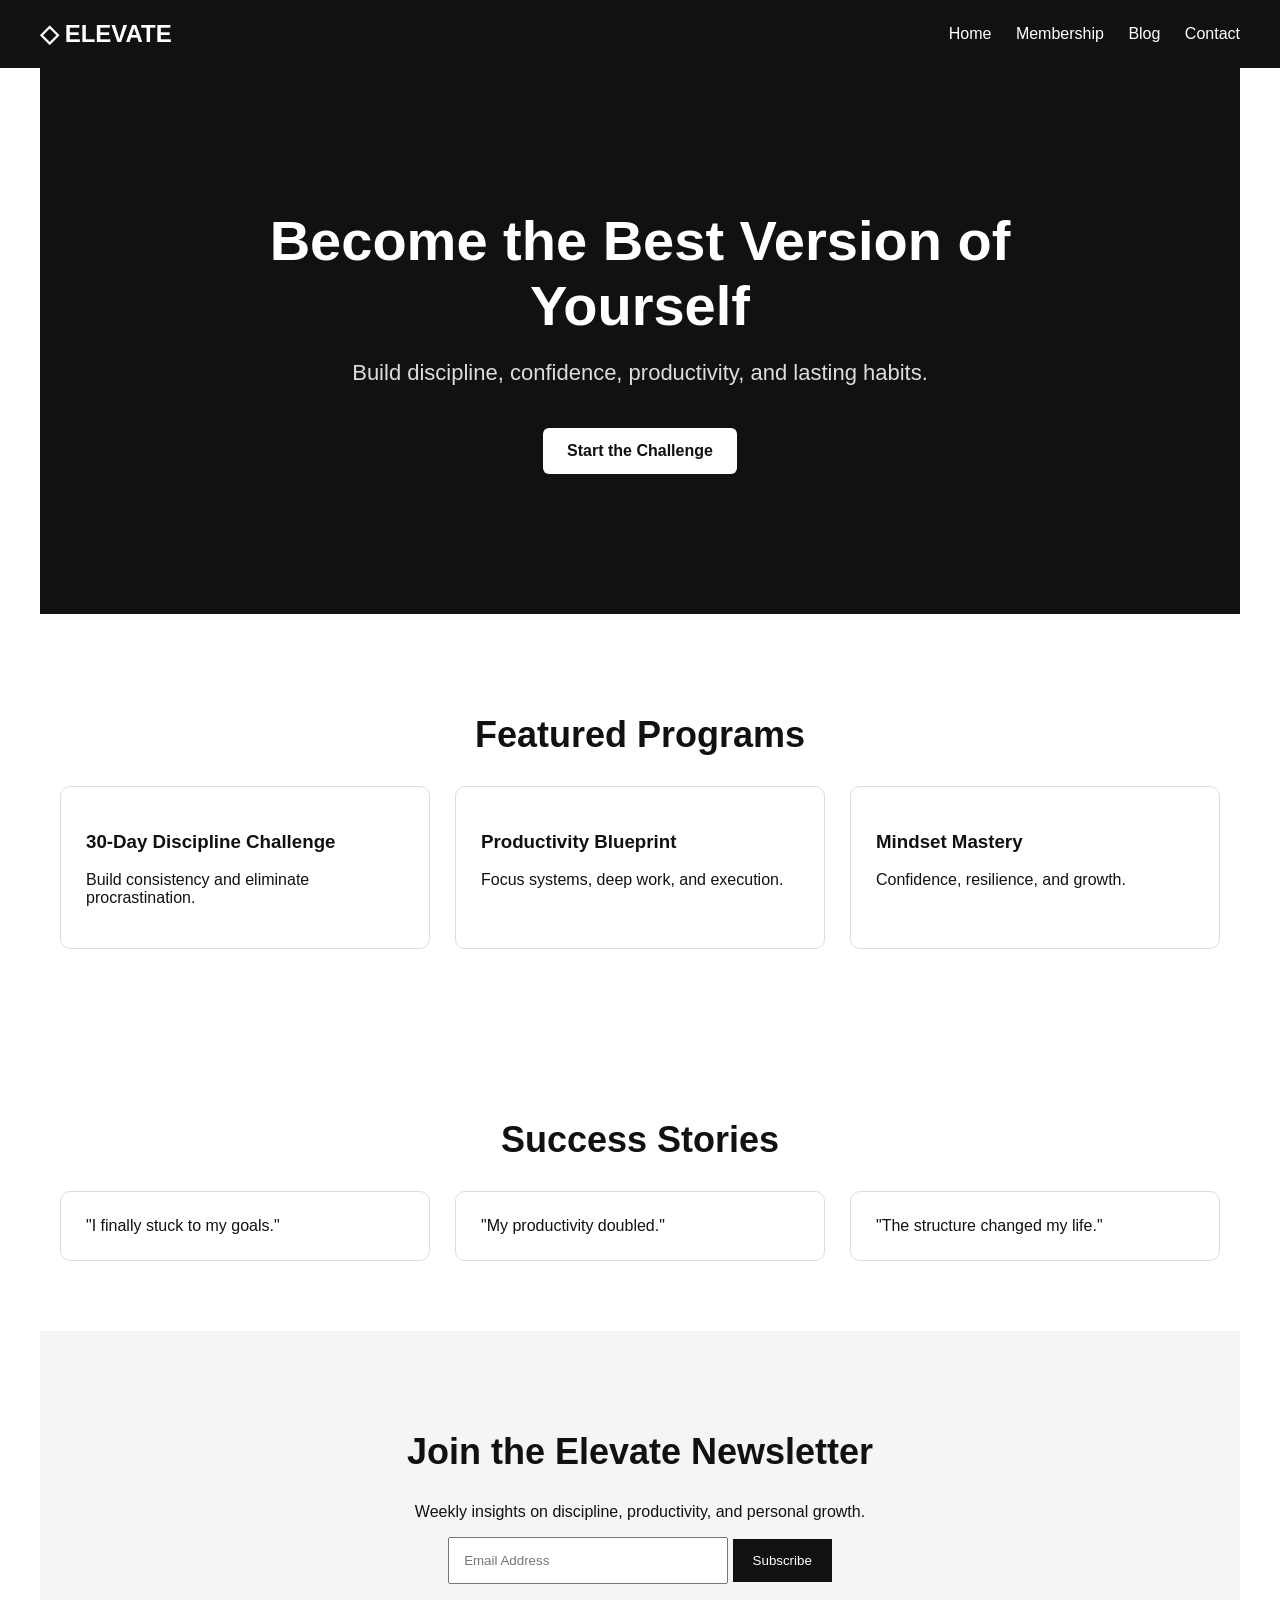
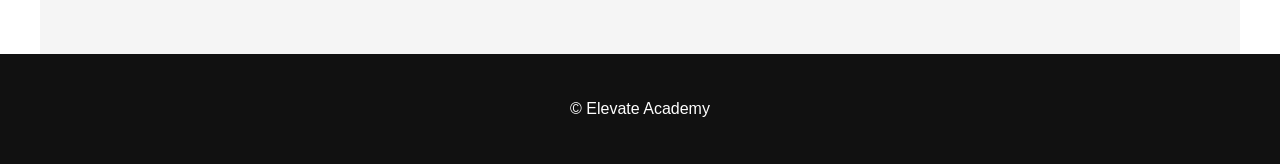
<file: index.html>
<!DOCTYPE html>
<html lang="en">
<head>
<meta charset="UTF-8">
<meta name="viewport" content="width=device-width, initial-scale=1.0">
<title>Elevate Academy</title>
<link rel="stylesheet" href="./style.css?v=5">
</head>
<body>
<nav>
<div class="logo">◇ ELEVATE</div>
<div>
<a href="#">Home</a>
<a href="https://elevate-academy-web.github.io/Elevate-Academy/membership.html">Membership</a>
<a href="#">Blog</a>
<a href="#">Contact</a>
</div>
</nav>

<section class="hero">
<h1>Become the Best Version of Yourself</h1>
<p>Build discipline, confidence, productivity, and lasting habits.</p>
<a class="btn" href="https://elevate-academy-web.github.io/Elevate-Academy/membership.html">Start the Challenge</a>
</section>

<section class="programs">
<h2>Featured Programs</h2>
<div class="grid">
<div class="card">
<h3>30-Day Discipline Challenge</h3>
<p>Build consistency and eliminate procrastination.</p>
</div>
<div class="card">
<h3>Productivity Blueprint</h3>
<p>Focus systems, deep work, and execution.</p>
</div>
<div class="card">
<h3>Mindset Mastery</h3>
<p>Confidence, resilience, and growth.</p>
</div>
</div>
</section>

<section>
<h2>Success Stories</h2>
<div class="grid">
<div class="card">"I finally stuck to my goals."</div>
<div class="card">"My productivity doubled."</div>
<div class="card">"The structure changed my life."</div>
</div>
</section>

<section class="newsletter">
<h2>Join the Elevate Newsletter</h2>
<p>Weekly insights on discipline, productivity, and personal growth.</p>
<input placeholder="Email Address">
<button>Subscribe</button>
</section>

<footer>
<p>© Elevate Academy</p>
</footer>

</body>
</html>
</file>
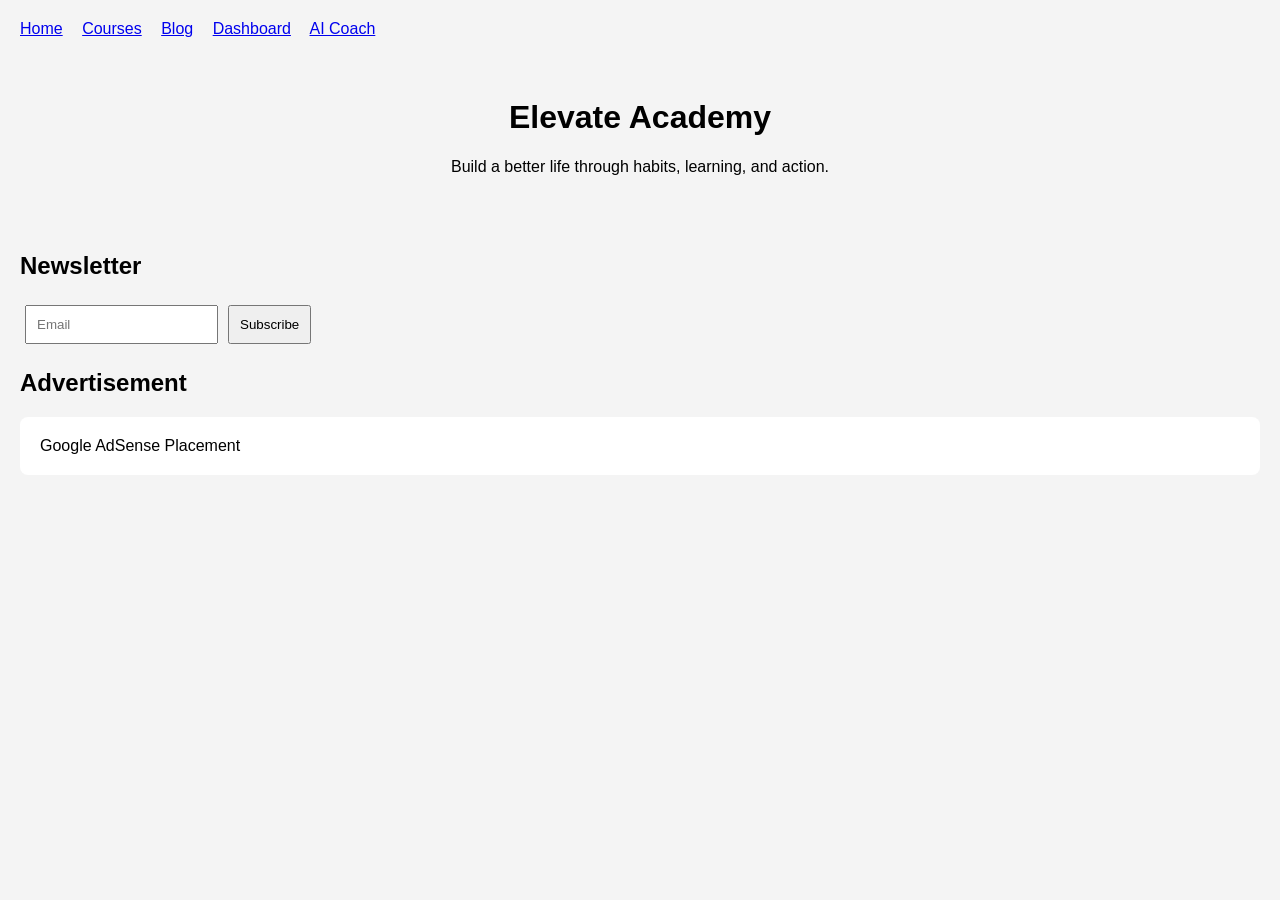
<file: elevate_v3_business_template/index.html>
<!DOCTYPE html><html><head><title>Elevate Academy</title><link rel='stylesheet' href='style.css'></head>
<body><nav><a href='index.html'>Home</a> <a href='courses.html'>Courses</a> <a href='blog.html'>Blog</a> <a href='dashboard.html'>Dashboard</a> <a href='ai-coach.html'>AI Coach</a></nav>
<header><h1>Elevate Academy</h1><p>Build a better life through habits, learning, and action.</p></header>
<section><h2>Newsletter</h2><input placeholder='Email'><button>Subscribe</button></section>
<section><h2>Advertisement</h2><div class='box'>Google AdSense Placement</div></section>
</body></html>
</file>
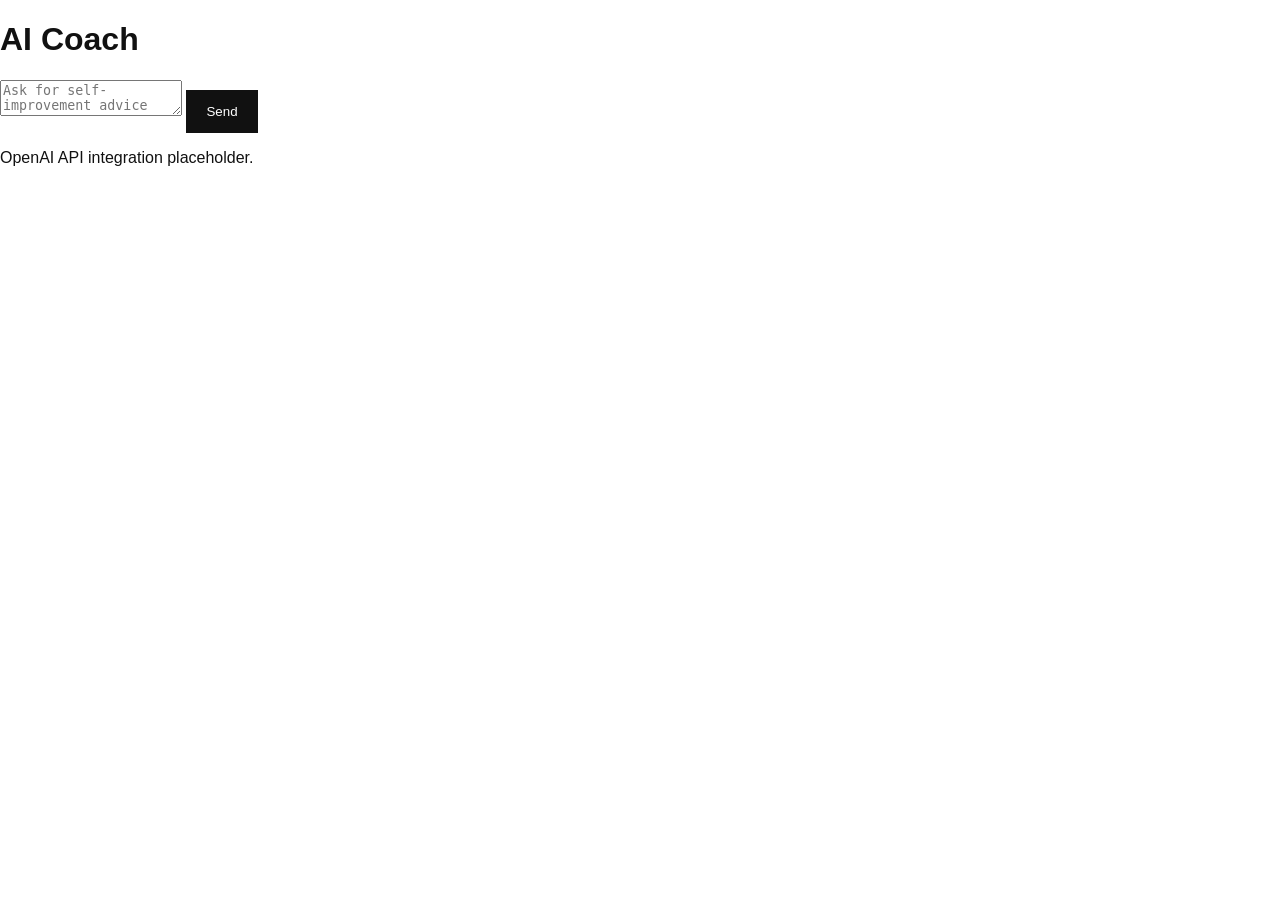
<file: ai-coach.html>
<!DOCTYPE html><html><head><title>AI Coach</title><link rel='stylesheet' href='style.css'></head>
<body><h1>AI Coach</h1>
<textarea placeholder='Ask for self-improvement advice'></textarea>
<button>Send</button>
<p>OpenAI API integration placeholder.</p>
</body></html>
</file>
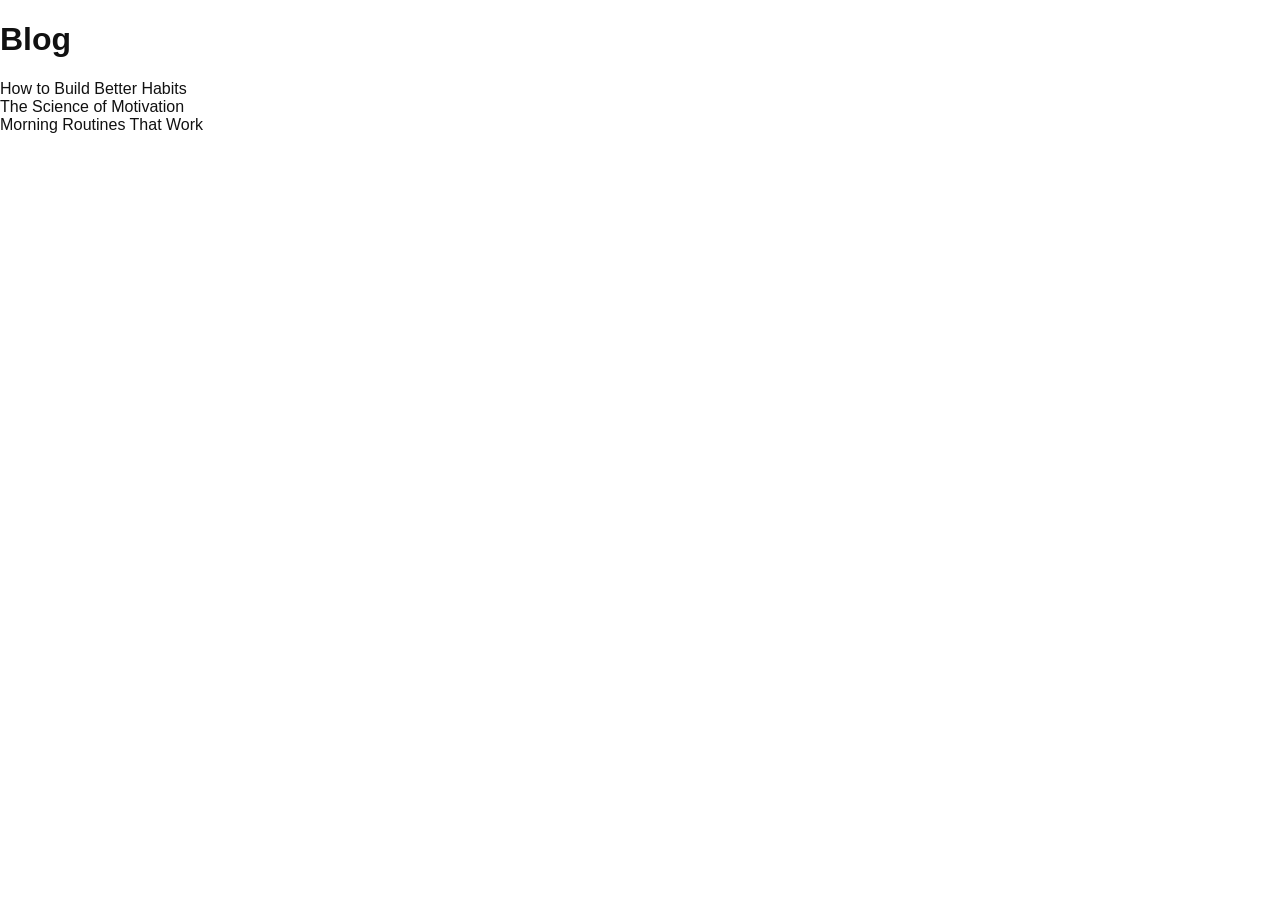
<file: blog.html>
<!DOCTYPE html><html><head><title>Blog</title><link rel='stylesheet' href='style.css'></head>
<body><h1>Blog</h1>
<div class='box'>How to Build Better Habits</div>
<div class='box'>The Science of Motivation</div>
<div class='box'>Morning Routines That Work</div>
</body></html>
</file>
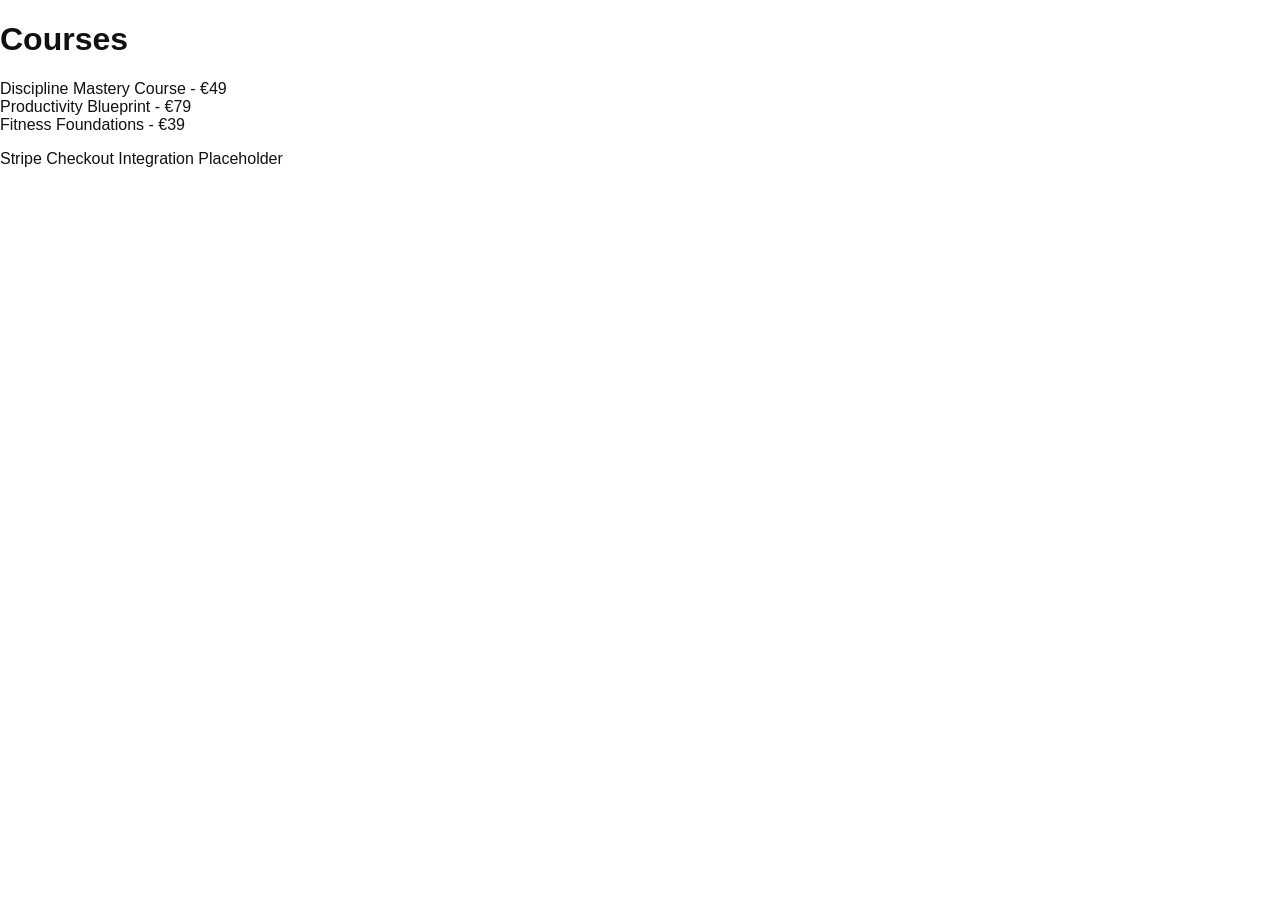
<file: courses.html>
<!DOCTYPE html><html><head><title>Courses</title><link rel='stylesheet' href='style.css'></head>
<body><h1>Courses</h1>
<div class='box'>Discipline Mastery Course - €49</div>
<div class='box'>Productivity Blueprint - €79</div>
<div class='box'>Fitness Foundations - €39</div>
<p>Stripe Checkout Integration Placeholder</p>
</body></html>
</file>
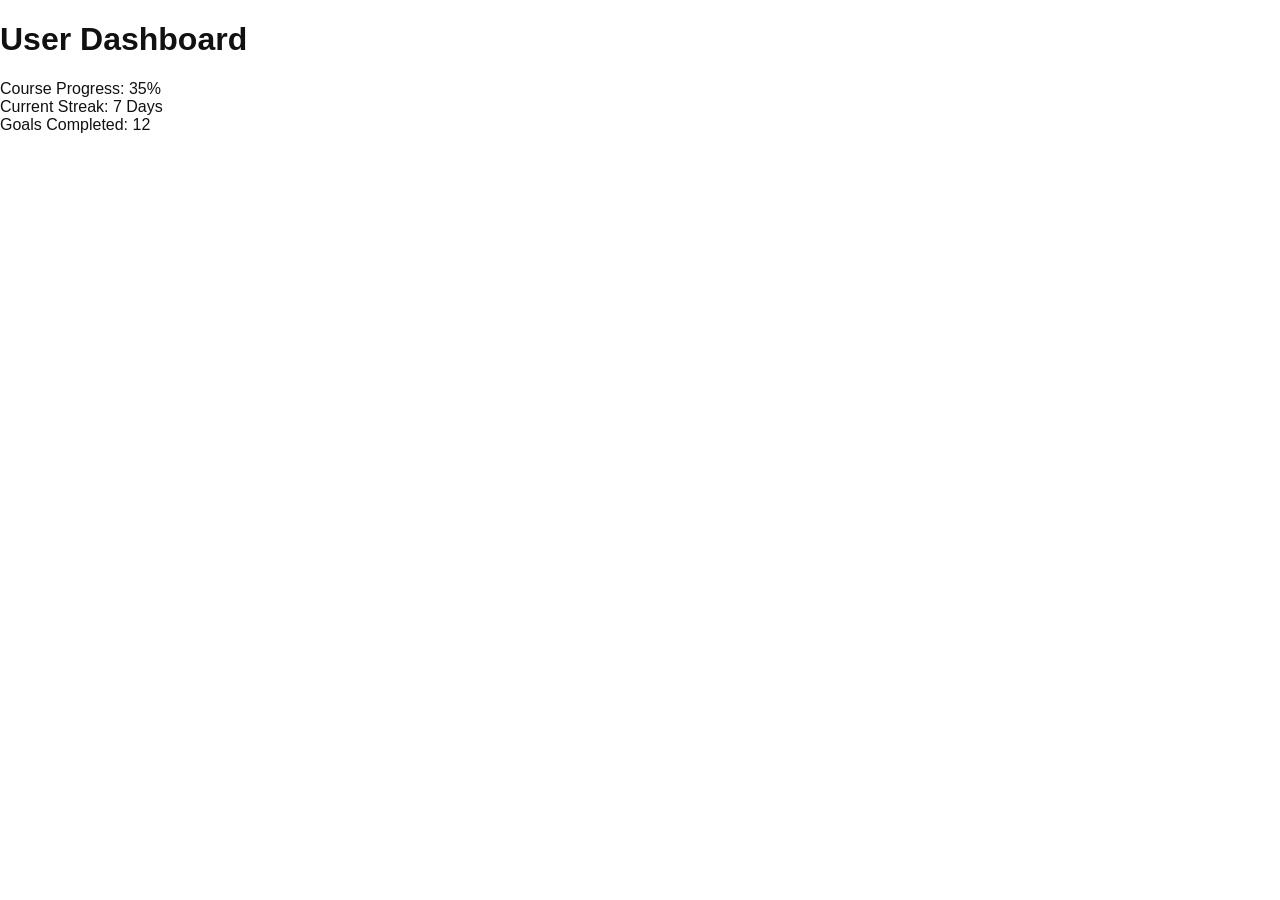
<file: dashboard.html>
<!DOCTYPE html><html><head><title>Dashboard</title><link rel='stylesheet' href='style.css'></head>
<body><h1>User Dashboard</h1>
<div class='box'>Course Progress: 35%</div>
<div class='box'>Current Streak: 7 Days</div>
<div class='box'>Goals Completed: 12</div>
</body></html>
</file>
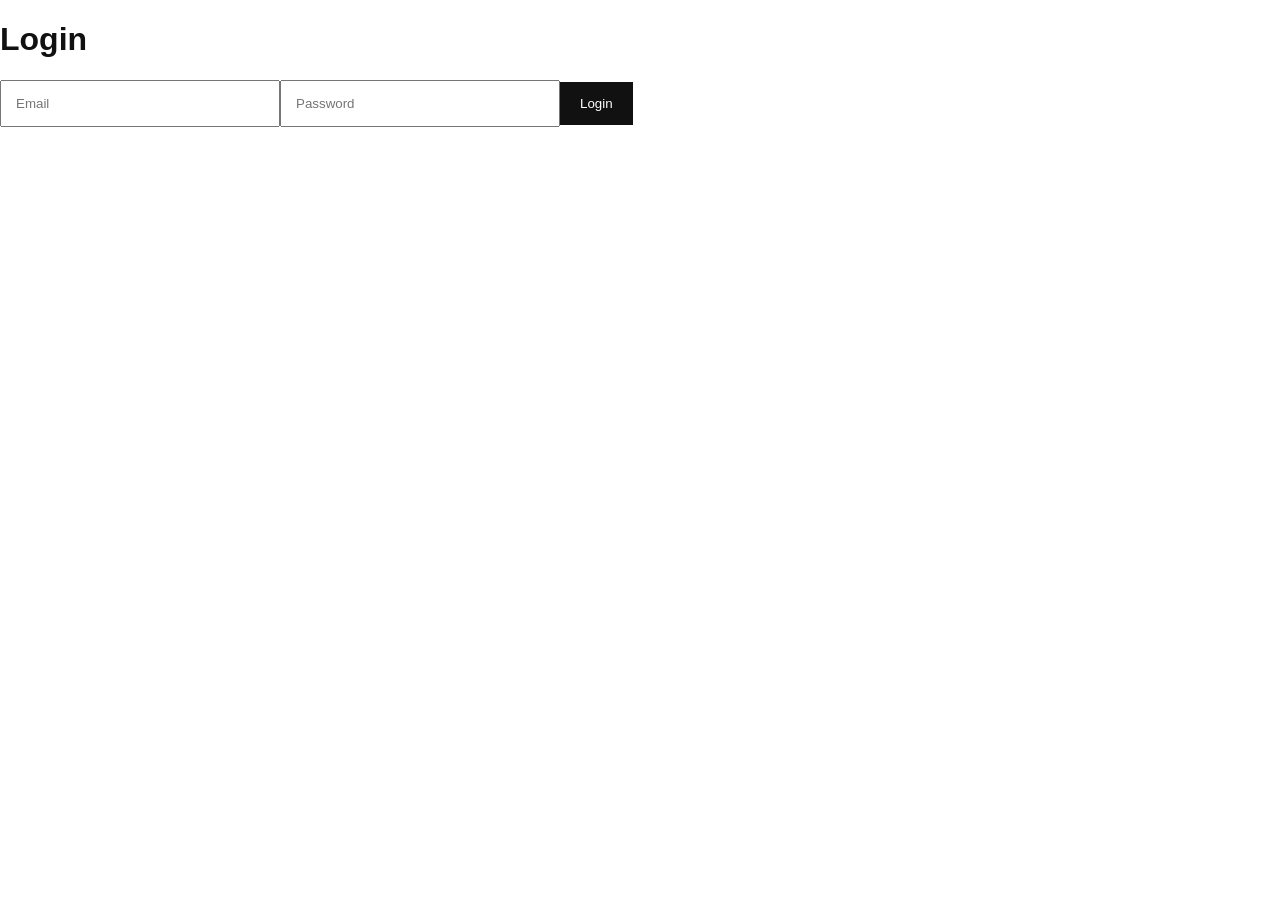
<file: login.html>
<!DOCTYPE html><html><head><title>Login</title><link rel='stylesheet' href='style.css'></head>
<body><h1>Login</h1><input placeholder='Email'><input placeholder='Password' type='password'><button>Login</button></body></html>
</file>
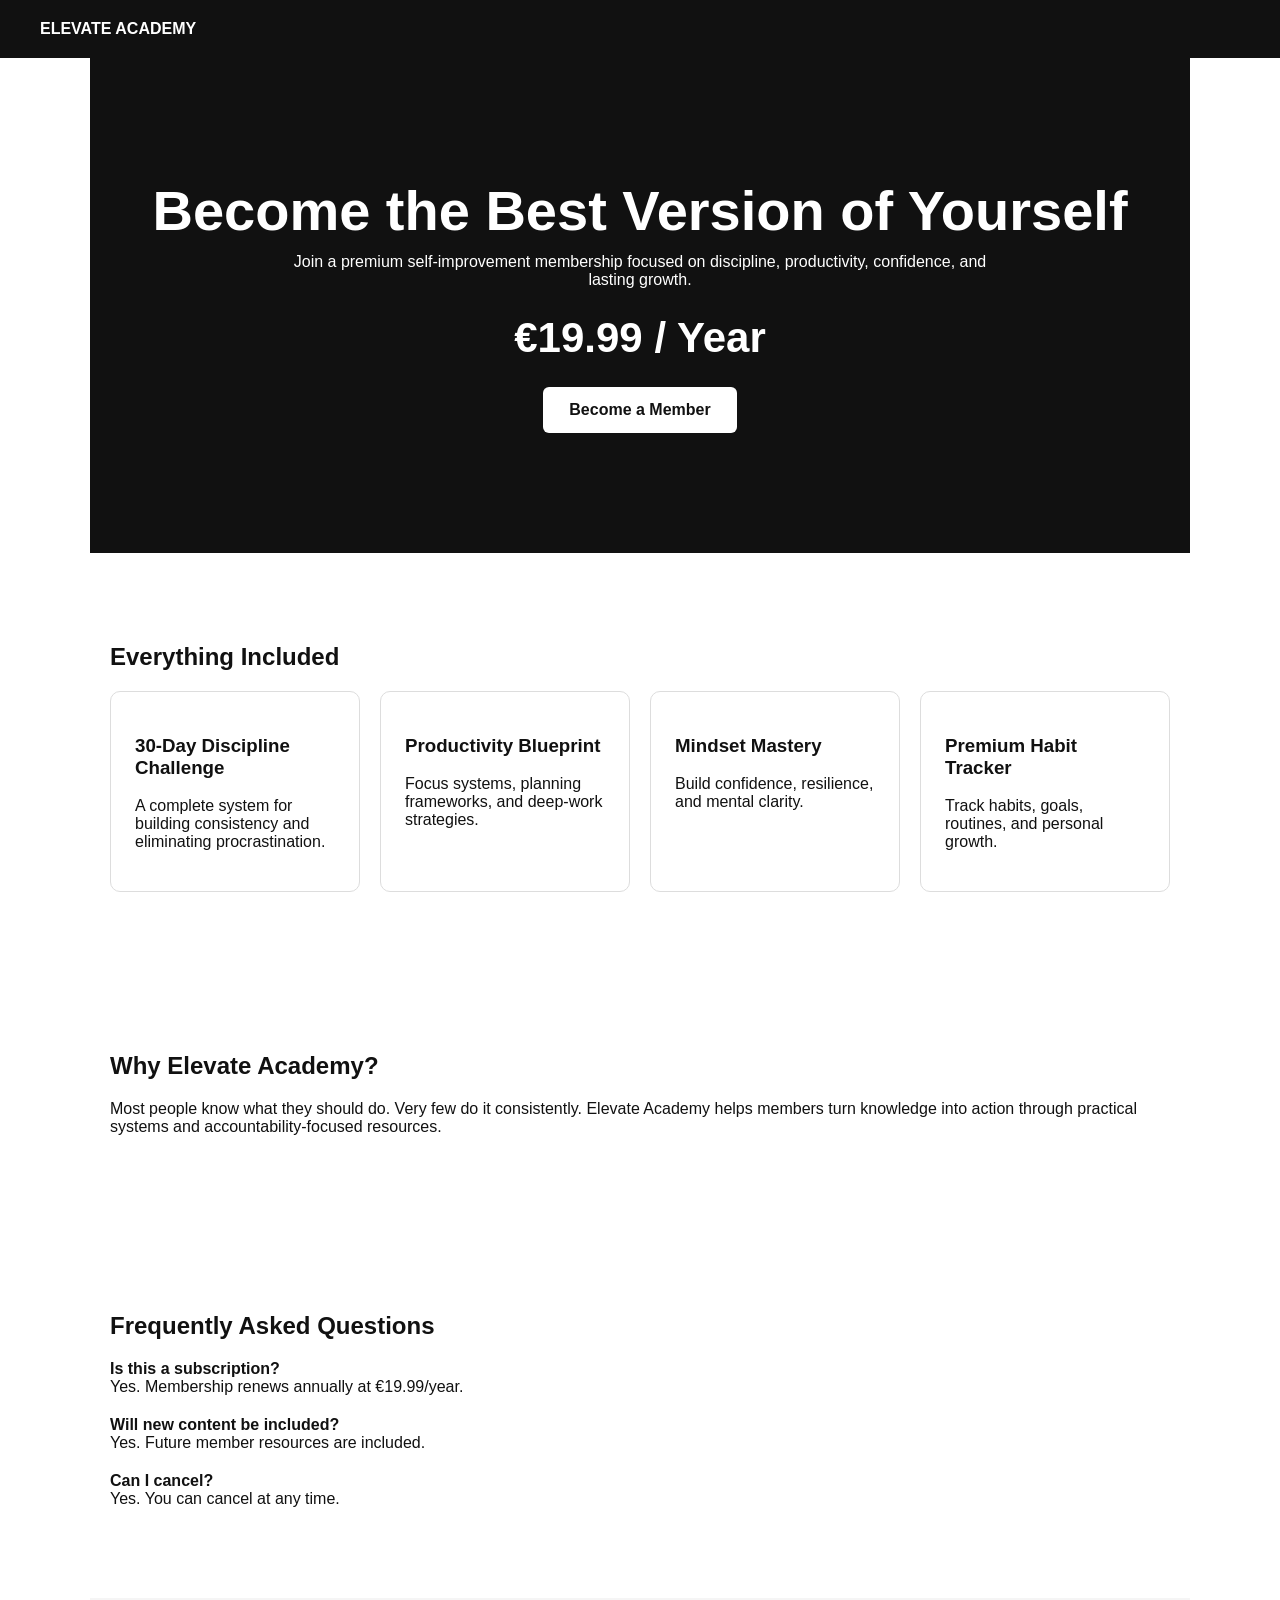
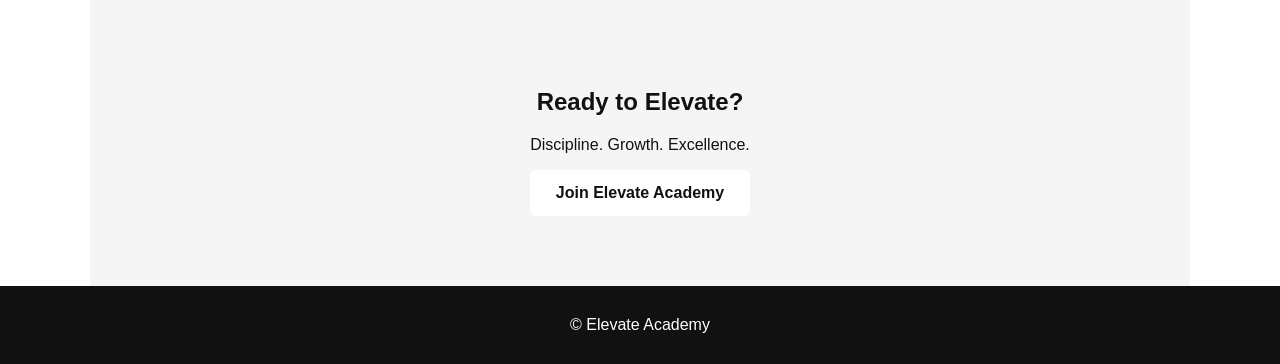
<file: membership-2.html>
<!DOCTYPE html>
<html lang="en">
<head>
<meta charset="UTF-8">
<meta name="viewport" content="width=device-width, initial-scale=1.0">
<title>Elevate Academy Membership</title>
<style>
*{box-sizing:border-box} body{margin:0;font-family:Arial,sans-serif;color:#111;background:#fff}
nav{background:#111;color:#fff;padding:20px 40px;font-weight:bold}
.hero{background:#111;color:#fff;text-align:center;padding:120px 20px}
.hero h1{font-size:56px;margin:0 0 10px}
.hero p{max-width:700px;margin:auto}
.price{font-size:42px;font-weight:bold;margin:25px 0}
.btn{display:inline-block;background:#fff;color:#111;padding:14px 26px;text-decoration:none;border-radius:6px;font-weight:bold}
section{max-width:1100px;margin:auto;padding:70px 20px}
.grid{display:flex;flex-wrap:wrap;gap:20px}
.card{flex:1;min-width:240px;border:1px solid #ddd;border-radius:10px;padding:24px}
.faq-item{margin-bottom:20px}
.cta{background:#f5f5f5;text-align:center}
footer{background:#111;color:#fff;text-align:center;padding:30px}
</style>
</head>
<body>
<nav>ELEVATE ACADEMY</nav>

<section class="hero">
<h1>Become the Best Version of Yourself</h1>
<p>Join a premium self-improvement membership focused on discipline, productivity, confidence, and lasting growth.</p>
<div class="price">€19.99 / Year</div>
<a class="btn" href="#">Become a Member</a>
</section>

<section>
<h2>Everything Included</h2>
<div class="grid">
<div class="card"><h3>30-Day Discipline Challenge</h3><p>A complete system for building consistency and eliminating procrastination.</p></div>
<div class="card"><h3>Productivity Blueprint</h3><p>Focus systems, planning frameworks, and deep-work strategies.</p></div>
<div class="card"><h3>Mindset Mastery</h3><p>Build confidence, resilience, and mental clarity.</p></div>
<div class="card"><h3>Premium Habit Tracker</h3><p>Track habits, goals, routines, and personal growth.</p></div>
</div>
</section>

<section>
<h2>Why Elevate Academy?</h2>
<p>Most people know what they should do. Very few do it consistently. Elevate Academy helps members turn knowledge into action through practical systems and accountability-focused resources.</p>
</section>

<section>
<h2>Frequently Asked Questions</h2>
<div class="faq-item"><strong>Is this a subscription?</strong><br>Yes. Membership renews annually at €19.99/year.</div>
<div class="faq-item"><strong>Will new content be included?</strong><br>Yes. Future member resources are included.</div>
<div class="faq-item"><strong>Can I cancel?</strong><br>Yes. You can cancel at any time.</div>
</section>

<section class="cta">
<h2>Ready to Elevate?</h2>
<p>Discipline. Growth. Excellence.</p>
<a class="btn" href="#">Join Elevate Academy</a>
</section>

<footer>© Elevate Academy</footer>
</body>
</html>
</file>
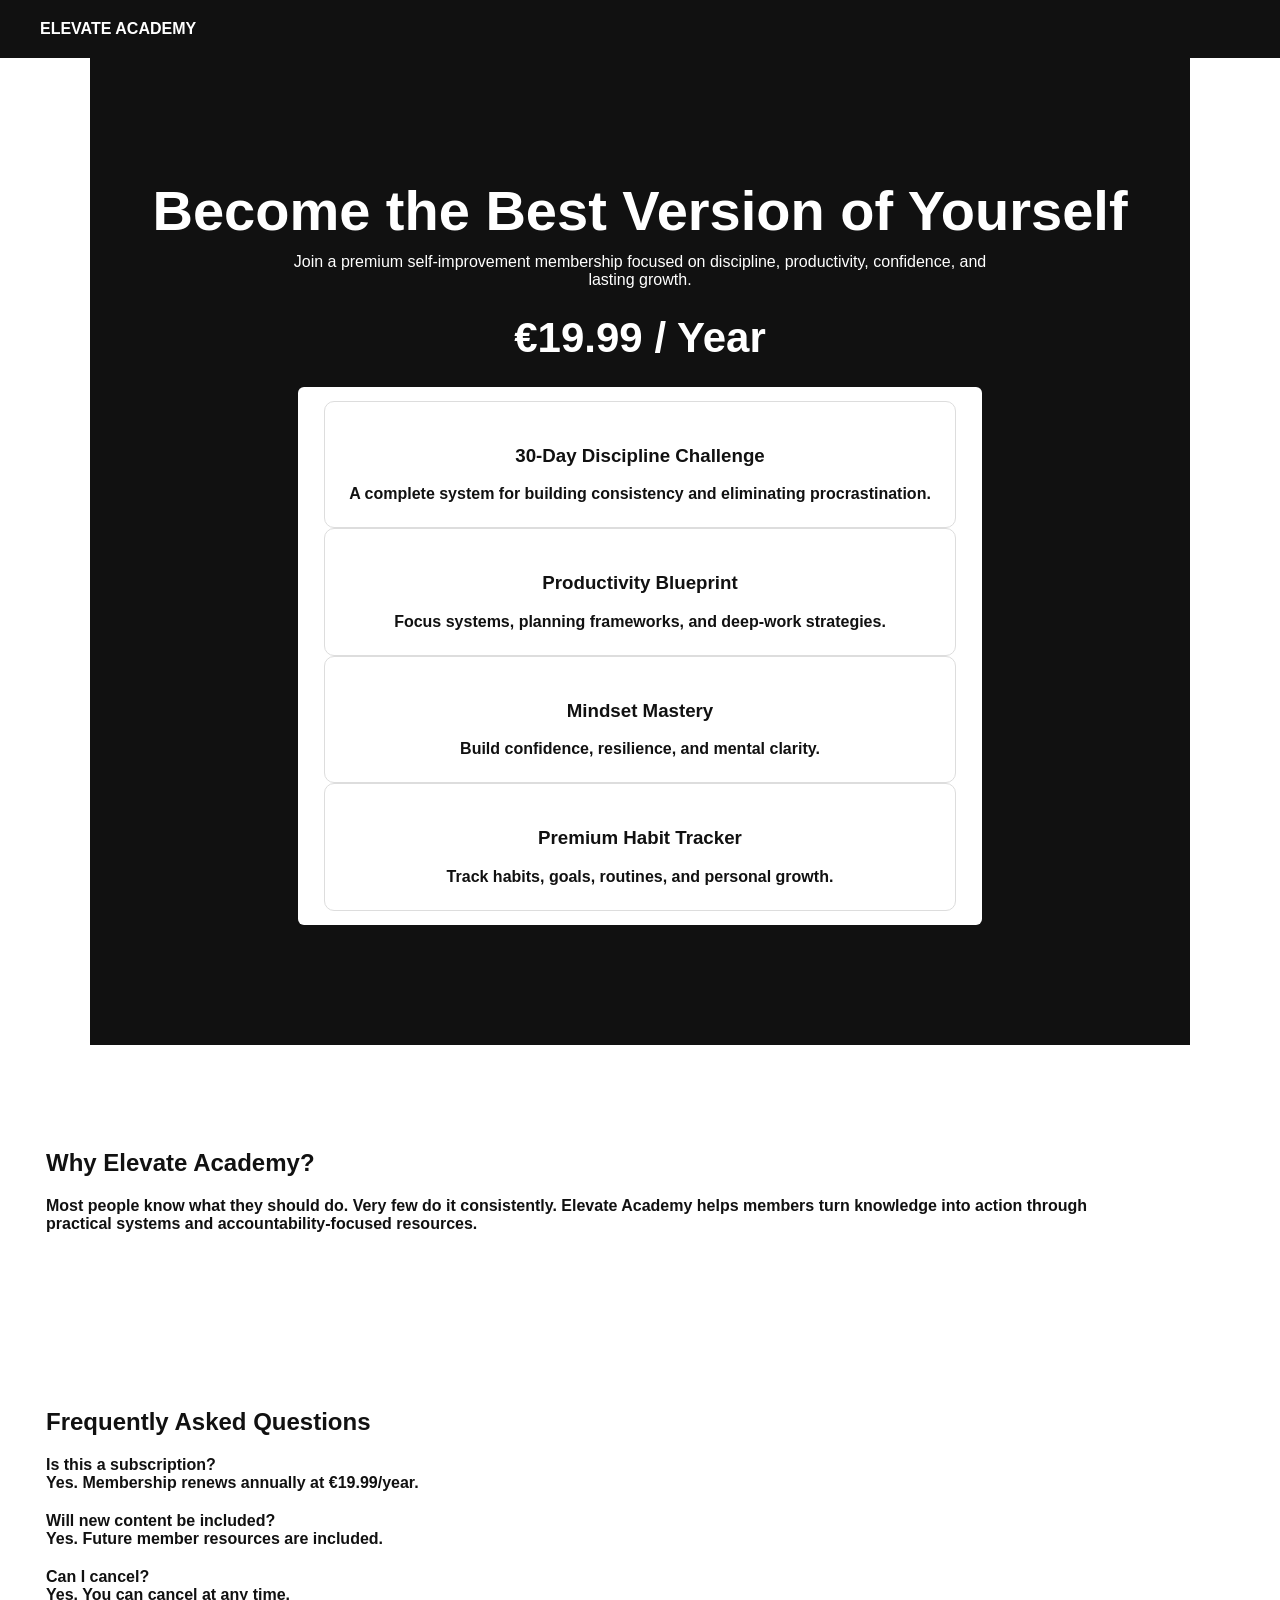
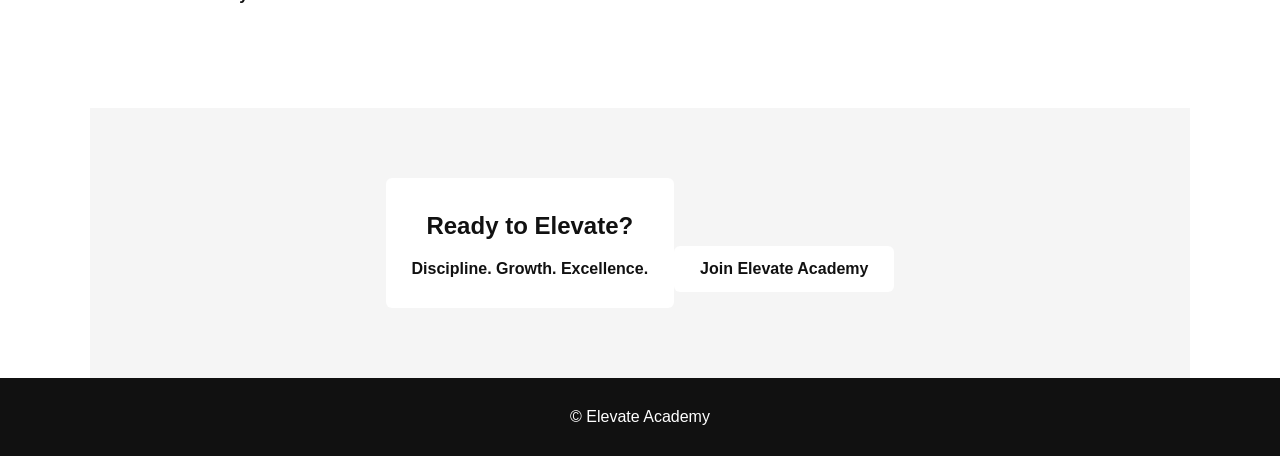
<file: membership.html>
<!DOCTYPE html>
<html lang="en">
<head>
<meta charset="UTF-8">
<meta name="viewport" content="width=device-width, initial-scale=1.0">
<title>Elevate Academy Membership</title>
<style>
*{box-sizing:border-box} body{margin:0;font-family:Arial,sans-serif;color:#111;background:#fff}
nav{background:#111;color:#fff;padding:20px 40px;font-weight:bold}
.hero{background:#111;color:#fff;text-align:center;padding:120px 20px}
.hero h1{font-size:56px;margin:0 0 10px}
.hero p{max-width:700px;margin:auto}
.price{font-size:42px;font-weight:bold;margin:25px 0}
.btn{display:inline-block;background:#fff;color:#111;padding:14px 26px;text-decoration:none;border-radius:6px;font-weight:bold}
section{max-width:1100px;margin:auto;padding:70px 20px}
.grid{display:flex;flex-wrap:wrap;gap:20px}
.card{flex:1;min-width:240px;border:1px solid #ddd;border-radius:10px;padding:24px}
.faq-item{margin-bottom:20px}
.cta{background:#f5f5f5;text-align:center}
footer{background:#111;color:#fff;text-align:center;padding:30px}
</style>
</head>
<body>
<nav>ELEVATE ACADEMY</nav>

<section class="hero">
<h1>Become the Best Version of Yourself</h1>
<p>Join a premium self-improvement membership focused on discipline, productivity, confidence, and lasting growth.</p>
<div class="price">€19.99 / Year</div>
<a class="btn" href="https://buy.stripe.com/5kQaEX8Qq8wh81X5rE3ks00>Become a Member</a>
</section>

<section>
<h2>Everything Included</h2>
<div class="grid">
<div class="card"><h3>30-Day Discipline Challenge</h3><p>A complete system for building consistency and eliminating procrastination.</p></div>
<div class="card"><h3>Productivity Blueprint</h3><p>Focus systems, planning frameworks, and deep-work strategies.</p></div>
<div class="card"><h3>Mindset Mastery</h3><p>Build confidence, resilience, and mental clarity.</p></div>
<div class="card"><h3>Premium Habit Tracker</h3><p>Track habits, goals, routines, and personal growth.</p></div>
</div>
</section>

<section>
<h2>Why Elevate Academy?</h2>
<p>Most people know what they should do. Very few do it consistently. Elevate Academy helps members turn knowledge into action through practical systems and accountability-focused resources.</p>
</section>

<section>
<h2>Frequently Asked Questions</h2>
<div class="faq-item"><strong>Is this a subscription?</strong><br>Yes. Membership renews annually at €19.99/year.</div>
<div class="faq-item"><strong>Will new content be included?</strong><br>Yes. Future member resources are included.</div>
<div class="faq-item"><strong>Can I cancel?</strong><br>Yes. You can cancel at any time.</div>
</section>

<section class="cta">
<h2>Ready to Elevate?</h2>
<p>Discipline. Growth. Excellence.</p>
<a class="btn" href="#">Join Elevate Academy</a>
</section>

<footer>© Elevate Academy</footer>
</body>
</html>
</file>
<file: style.css>
*{box-sizing:border-box}
body{margin:0;font-family:Arial,sans-serif;background:#fff;color:#111}
nav{display:flex;justify-content:space-between;align-items:center;padding:20px 40px;background:#111}
.logo{color:#fff;font-size:24px;font-weight:bold}
nav a{color:#fff;text-decoration:none;margin-left:20px}
.hero{background:#111;color:#fff;text-align:center;padding:140px 20px}
.hero h1{font-size:56px;max-width:900px;margin:auto}
.hero p{font-size:22px;color:#ddd}
.btn{display:inline-block;margin-top:20px;padding:14px 24px;background:#fff;color:#111;text-decoration:none;border-radius:6px;font-weight:bold}
section{padding:70px 20px;max-width:1200px;margin:auto}
h2{text-align:center;font-size:36px}
.grid{display:flex;gap:25px;flex-wrap:wrap;margin-top:30px}
.card{flex:1;min-width:250px;border:1px solid #ddd;padding:25px;border-radius:10px;background:#fff}
.newsletter{text-align:center;background:#f5f5f5;padding:70px 20px}
input{padding:14px;width:280px;max-width:90%}
button{padding:14px 20px;background:#111;color:#fff;border:none;cursor:pointer}
footer{text-align:center;background:#111;color:#fff;padding:30px}
</file>
<file: elevate_v3_business_template/style.css>
body{font-family:Arial,sans-serif;margin:20px;background:#f4f4f4}
nav a{margin-right:15px}
header{text-align:center;padding:40px}
.box{background:white;padding:20px;margin:10px 0;border-radius:8px}
input,textarea,button{padding:10px;margin:5px}
textarea{width:100%;height:120px}
</file>
